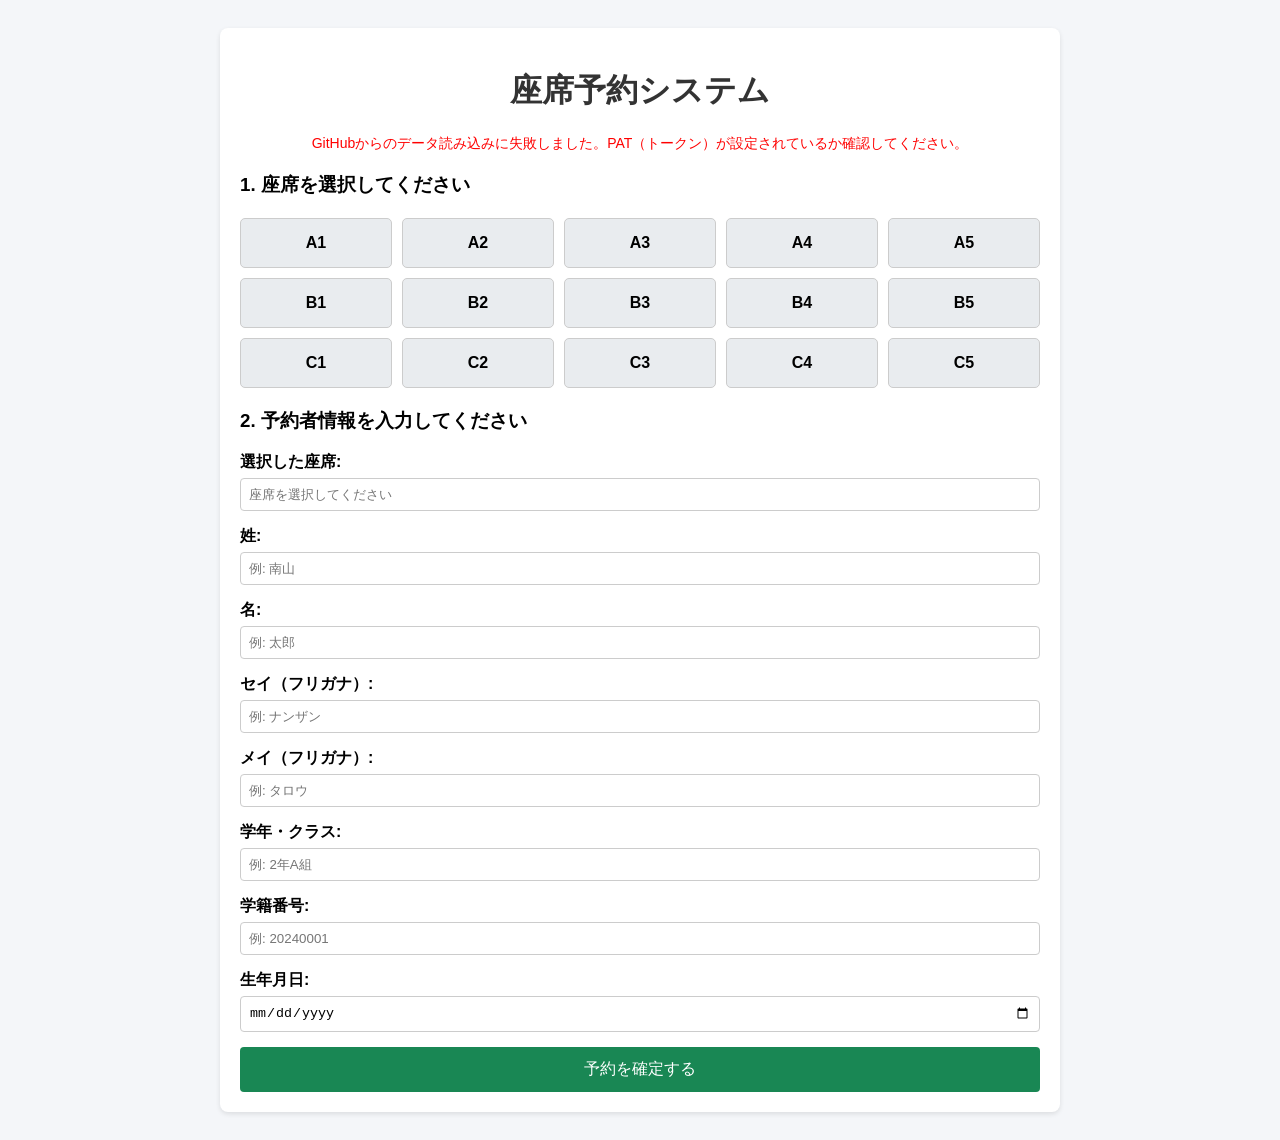
<file: index.html>
<!DOCTYPE html>
<html lang="ja">
<head>
  <meta charset="UTF-8">
  <meta name="viewport" content="width=device-width, initial-scale=1.0">
  <title>南山座席予約システム</title>
  <style>
    body { font-family: sans-serif; padding: 20px; background-color: #f4f6f9; }
    .container { max-width: 800px; margin: 0 auto; background: white; padding: 20px; border-radius: 8px; box-shadow: 0 2px 5px rgba(0,0,0,0.1); }
    h1 { text-align: center; color: #333; }
    .seat-grid { display: grid; grid-template-columns: repeat(5, 1fr); gap: 10px; margin: 20px 0; }
    .seat { padding: 15px; border: 1px solid #ccc; text-align: center; border-radius: 5px; cursor: pointer; background-color: #e9ecef; font-weight: bold; }
    .seat.selected { background-color: #0d6efd; color: white; }
    .seat.reserved { background-color: #dc3545; color: white; cursor: not-allowed; }
    .form-group { margin-bottom: 15px; }
    label { display: block; margin-bottom: 5px; font-weight: bold; }
    input { width: 100%; padding: 8px; box-sizing: border-box; border: 1px solid #ccc; border-radius: 4px; }
    button { width: 100%; padding: 12px; background-color: #198754; color: white; border: none; border-radius: 4px; font-size: 16px; cursor: pointer; }
    button:disabled { background-color: #6c757d; cursor: not-allowed; }
    .loading-msg { text-align: center; color: #666; font-size: 14px; margin-bottom: 10px; }
  </style>
</head>
<body>

  <div class="container">
    <h1>座席予約システム</h1>
    <div id="statusMsg" class="loading-msg">データを読み込み中...</div>
    
    <h3>1. 座席を選択してください</h3>
    <div class="seat-grid" id="seatGrid">
      <!-- JavaScriptで座席を自動生成 -->
    </div>

    <h3>2. 予約者情報を入力してください</h3>
    <form id="reservationForm">
      <div class="form-group">
        <label>選択した座席:</label>
        <input type="text" id="selectedSeat" readonly placeholder="座席を選択してください">
      </div>
      <div class="form-group">
        <label>姓:</label>
        <input type="text" id="lastName" required placeholder="例: 南山">
      </div>
      <div class="form-group">
        <label>名:</label>
        <input type="text" id="firstName" required placeholder="例: 太郎">
      </div>
      <div class="form-group">
        <label>セイ（フリガナ）:</label>
        <input type="text" id="lastKana" required placeholder="例: ナンザン">
      </div>
      <div class="form-group">
        <label>メイ（フリガナ）:</label>
        <input type="text" id="firstKana" required placeholder="例: タロウ">
      </div>
      <div class="form-group">
        <label>学年・クラス:</label>
        <input type="text" id="gradeClass" required placeholder="例: 2年A組">
      </div>
      <div class="form-group">
        <label>学籍番号:</label>
        <input type="text" id="studentId" required placeholder="例: 20240001">
      </div>
      <div class="form-group">
        <label>生年月日:</label>
        <input type="date" id="birthdate" required>
      </div>

      <button type="button" id="submitBtn" onclick="submitReservation()">予約を確定する</button>
    </form>
  </div>

  <script>
    // ==========================================
    //  GitHub 構成設定
    // ==========================================
    const GITHUB_OWNER = "ken-web17";
    const GITHUB_REPO = "nanzan-seat-reservation";
    const GITHUB_BRANCH = "main";
    const FILE_PATH = "data.json";

    // ⚠️ 新しく発行した Personal Access Token (ghp_...) をここに貼り付けてください
    const GITHUB_TOKEN = "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";

    const API_URL = `https://api.github.com/repos/${GITHUB_OWNER}/${GITHUB_REPO}/contents/${FILE_PATH}`;

    let reservedData = [];
    let currentSelectedSeat = null;

    // ページ読み込み時の初期化
    window.onload = async () => {
      renderSeats();
      await loadReservations();
    };

    // 座席グリッド（A1〜C5）を描画
    function renderSeats() {
      const grid = document.getElementById('seatGrid');
      grid.innerHTML = '';
      const seatNames = ['A1', 'A2', 'A3', 'A4', 'A5', 'B1', 'B2', 'B3', 'B4', 'B5', 'C1', 'C2', 'C3', 'C4', 'C5'];

      seatNames.forEach(seat => {
        const div = document.createElement('div');
        div.className = 'seat';
        div.id = `seat-${seat}`;
        div.innerText = seat;
        div.onclick = () => selectSeat(seat);
        grid.appendChild(div);
      });
    }

    // 座席クリック時の選択処理
    function selectSeat(seat) {
      const isReserved = reservedData.some(item => item.seat === seat && item.status !== 'cancelled');
      if (isReserved) {
        alert("この座席は既に予約されています。");
        return;
      }

      document.querySelectorAll('.seat').forEach(el => el.classList.remove('selected'));
      const target = document.getElementById(`seat-${seat}`);
      if (target) target.classList.add('selected');

      currentSelectedSeat = seat;
      document.getElementById('selectedSeat').value = seat;
    }

    // GitHubからの予約データ読み込み（認証ヘッダー付き）
    async function loadReservations() {
      const statusMsg = document.getElementById('statusMsg');
      try {
        const response = await fetch(`${API_URL}?ref=${GITHUB_BRANCH}&t=${Date.now()}`, {
          headers: {
            "Authorization": `token ${GITHUB_TOKEN}`,
            "Accept": "application/vnd.github.v3.raw"
          }
        });

        if (!response.ok) {
          throw new Error(`HTTP Error: ${response.status}`);
        }

        reservedData = await response.json();
        statusMsg.innerText = "最新データを取得しました。";
        statusMsg.style.color = "green";

        // 予約済みの座席を更新
        reservedData.forEach(item => {
          if (item.status !== 'cancelled') {
            const seatEl = document.getElementById(`seat-${item.seat}`);
            if (seatEl) {
              seatEl.classList.add('reserved');
              seatEl.innerText = `${item.seat}\n(予約済)`;
            }
          }
        });

      } catch (error) {
        console.error("データ取得エラー:", error);
        statusMsg.innerText = "GitHubからのデータ読み込みに失敗しました。PAT（トークン）が設定されているか確認してください。";
        statusMsg.style.color = "red";
      }
    }

    // 予約の送信処理
    async function submitReservation() {
      if (!currentSelectedSeat) {
        alert("座席を選択してください。");
        return;
      }

      const lastName = document.getElementById('lastName').value.trim();
      const firstName = document.getElementById('firstName').value.trim();
      const lastKana = document.getElementById('lastKana').value.trim();
      const firstKana = document.getElementById('firstKana').value.trim();
      const gradeClass = document.getElementById('gradeClass').value.trim();
      const studentId = document.getElementById('studentId').value.trim();
      const birthdate = document.getElementById('birthdate').value;

      if (!lastName || !firstName || !lastKana || !firstKana || !gradeClass || !studentId || !birthdate) {
        alert("すべての項目を入力してください。");
        return;
      }

      const submitBtn = document.getElementById('submitBtn');
      submitBtn.disabled = true;
      submitBtn.innerText = "予約を送信中...";

      try {
        // 更新用メタデータ（SHA）の取得
        const getRes = await fetch(API_URL, {
          headers: {
            "Authorization": `token ${GITHUB_TOKEN}`,
            "Accept": "application/vnd.github.v3+json"
          }
        });

        if (!getRes.ok) {
          throw new Error("GitHubメタデータの取得に失敗しました。");
        }

        const fileMetaData = await getRes.json();

        // 新規予約オブジェクト
        const newReservation = {
          reservationId: "RES" + Date.now(),
          seat: currentSelectedSeat,
          lastName,
          firstName,
          lastKana,
          firstKana,
          grade: gradeClass,
          studentId,
          birthdate,
          status: "reserved",
          createdAt: new Date().toISOString()
        };

        reservedData.push(newReservation);

        // UTF-8対応Base64エンコード
        const jsonString = JSON.stringify(reservedData, null, 2);
        const encodedContent = window.btoa(unescape(encodeURIComponent(jsonString)));

        // GitHub APIで保存
        const putRes = await fetch(API_URL, {
          method: "PUT",
          headers: {
            "Authorization": `token ${GITHUB_TOKEN}`,
            "Content-Type": "application/json"
          },
          body: JSON.stringify({
            message: `新規予約: ${currentSelectedSeat} (${lastName} ${firstName})`,
            content: encodedContent,
            sha: fileMetaData.sha,
            branch: GITHUB_BRANCH
          })
        });

        if (!putRes.ok) {
          throw new Error("予約の保存に失敗しました。");
        }

        alert(`予約が完了しました！\n座席: ${currentSelectedSeat}`);
        location.reload();

      } catch (error) {
        console.error("予約エラー:", error);
        alert("予約の保存に失敗しました: " + error.message);
        submitBtn.disabled = false;
        submitBtn.innerText = "予約を確定する";
      }
    }
  </script>

</body>
</html>
</file>
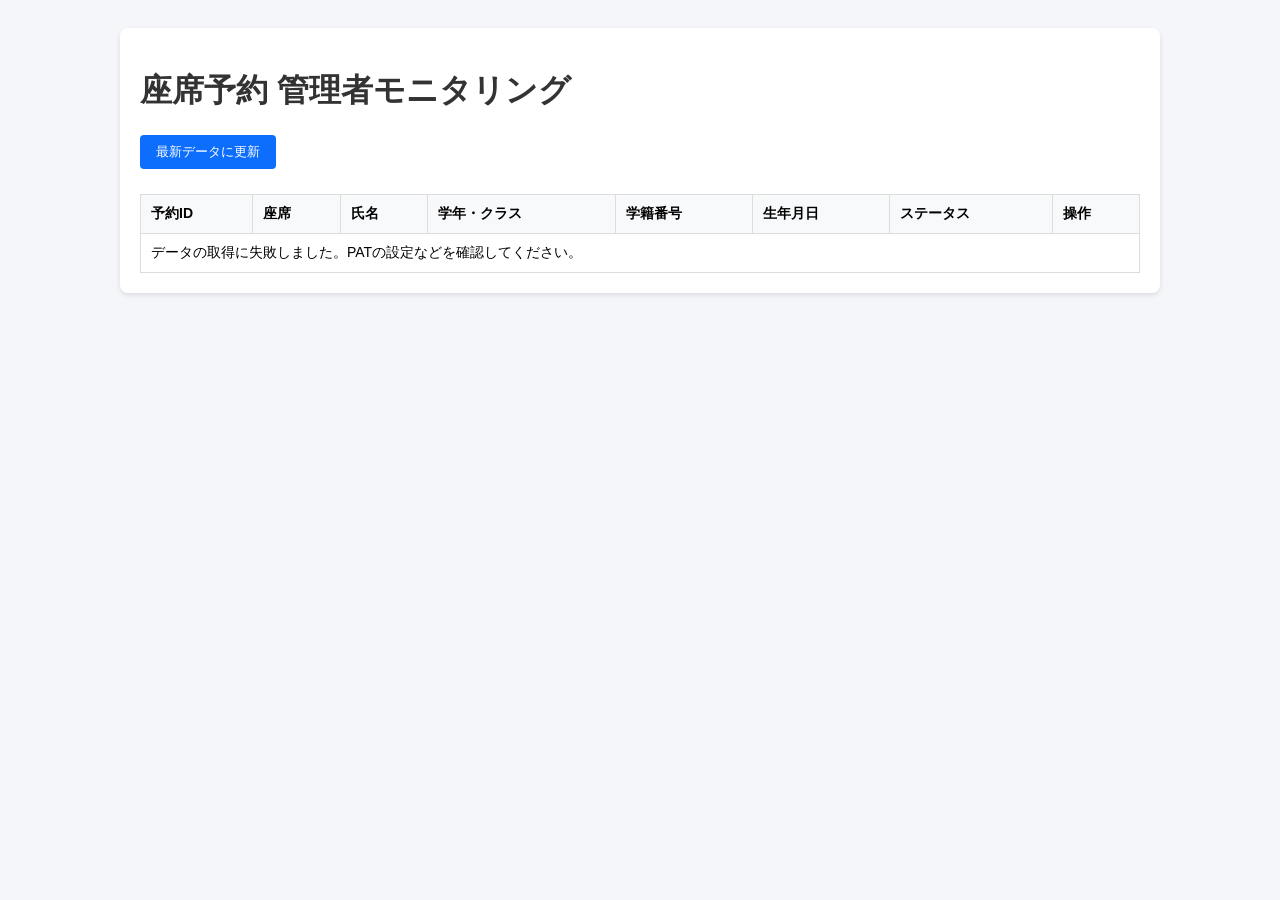
<file: admin.html>
<!DOCTYPE html>
<html lang="ja">
<head>
  <meta charset="UTF-8">
  <meta name="viewport" content="width=device-width, initial-scale=1.0">
  <title>座席予約 管理者ページ</title>
  <style>
    body { font-family: sans-serif; padding: 20px; background: #f4f6f9; }
    .container { max-width: 1000px; margin: 0 auto; background: white; padding: 20px; border-radius: 8px; box-shadow: 0 2px 5px rgba(0,0,0,0.1); }
    h1 { color: #333; }
    .refresh-btn { padding: 8px 16px; background: #0d6efd; color: white; border: none; border-radius: 4px; cursor: pointer; margin-bottom: 15px; }
    table { width: 100%; border-collapse: collapse; margin-top: 10px; }
    th, td { border: 1px solid #ddd; padding: 10px; text-align: left; font-size: 14px; }
    th { background: #f8f9fa; }
    .status-reserved { color: green; font-weight: bold; }
    .status-cancelled { color: red; font-weight: bold; }
    .cancel-btn { background: #dc3545; color: white; border: none; padding: 5px 10px; border-radius: 4px; cursor: pointer; }
  </style>
</head>
<body>
  <div class="container">
    <h1>座席予約 管理者モニタリング</h1>
    <button class="refresh-btn" onclick="loadData()">最新データに更新</button>
    
    <table>
      <thead>
        <tr>
          <th>予約ID</th>
          <th>座席</th>
          <th>氏名</th>
          <th>学年・クラス</th>
          <th>学籍番号</th>
          <th>生年月日</th>
          <th>ステータス</th>
          <th>操作</th>
        </tr>
      </thead>
      <tbody id="reservationTable">
        <tr><td colspan="8">データを読み込み中...</td></tr>
      </tbody>
    </table>
  </div>

  <script>
    const GITHUB_OWNER = "ken-web17";
    const GITHUB_REPO = "nanzan-seat-reservation";
    const GITHUB_BRANCH = "main";
    const FILE_PATH = "data.json";
    
    // ⚠️ ここに「再発行した新しいPAT」を貼り付けてください
    const GITHUB_TOKEN = "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";

    const API_URL = `https://api.github.com/repos/${GITHUB_OWNER}/${GITHUB_REPO}/contents/${FILE_PATH}`;

    async function loadData() {
      const tbody = document.getElementById('reservationTable');
      tbody.innerHTML = '<tr><td colspan="8">データを読み込み中...</td></tr>';

      try {
        const rawUrl = `https://raw.githubusercontent.com/${GITHUB_OWNER}/${GITHUB_REPO}/${GITHUB_BRANCH}/${FILE_PATH}?t=${Date.now()}`;
        const res = await fetch(rawUrl);
        const data = await res.json();

        tbody.innerHTML = '';
        if (data.length === 0) {
          tbody.innerHTML = '<tr><td colspan="8">予約データはありません。</td></tr>';
          return;
        }

        data.forEach(item => {
          const tr = document.createElement('tr');
          const isCancelled = item.status === 'cancelled';
          
          tr.innerHTML = `
            <td>${item.reservationId}</td>
            <td><strong>${item.seat}</strong></td>
            <td>${item.lastName} ${item.firstName} (${item.lastKana} ${item.firstKana})</td>
            <td>${item.grade} ${item.className}</td>
            <td>${item.studentId}</td>
            <td>${item.birthdate}</td>
            <td class="${isCancelled ? 'status-cancelled' : 'status-reserved'}">
              ${isCancelled ? 'キャンセル済' : '予約中'}
            </td>
            <td>
              ${!isCancelled ? `<button class="cancel-btn" onclick="forceCancel('${item.reservationId}')">強制キャンセル</button>` : '-'}
            </td>
          `;
          tbody.appendChild(tr);
        });
      } catch (err) {
        tbody.innerHTML = '<tr><td colspan="8">データの取得に失敗しました。PATの設定などを確認してください。</td></tr>';
      }
    }

    async function forceCancel(resId) {
      if (!confirm("この予約を管理者権限で強制キャンセルしますか？")) return;

      try {
        const getRes = await fetch(API_URL, {
          headers: { "Authorization": `token ${GITHUB_TOKEN}` }
        });
        const fileMetaData = await getRes.json();
        const currentContent = JSON.parse(decodeURIComponent(escape(window.atob(fileMetaData.content.replace(/\n/g, '')))));

        const target = currentContent.find(item => item.reservationId === resId);
        if (target) {
          target.status = 'cancelled';
          target.cancelledAt = new Date().toISOString();
        }

        const encodedContent = window.btoa(unescape(encodeURIComponent(JSON.stringify(currentContent, null, 2))));

        await fetch(API_URL, {
          method: "PUT",
          headers: {
            "Authorization": `token ${GITHUB_TOKEN}`,
            "Content-Type": "application/json"
          },
          body: JSON.stringify({
            message: `管理者による強制キャンセル: ${resId}`,
            content: encodedContent,
            sha: fileMetaData.sha,
            branch: GITHUB_BRANCH
          })
        });

        alert("キャンセル処理が完了しました。");
        loadData();
      } catch (err) {
        alert("キャンセルの処理に失敗しました。");
      }
    }

    window.onload = loadData;
  </script>
</body>
</html>
</file>
